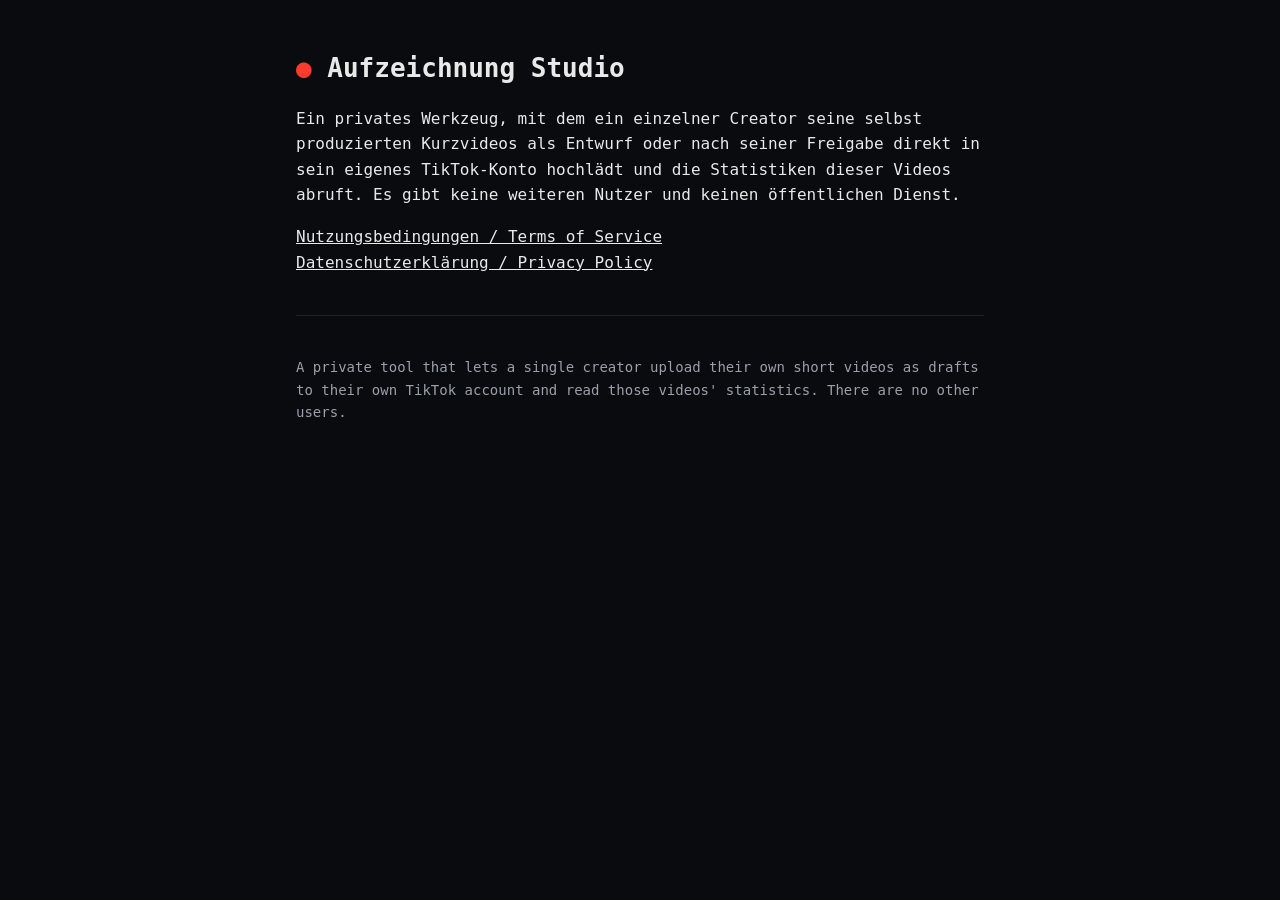
<file: index.html>
<!doctype html>
<html lang="de"><meta charset="utf-8"><meta name="viewport" content="width=device-width,initial-scale=1">
<title>Aufzeichnung Studio</title><link rel="stylesheet" href="style.css">
<main>
<h1 class="rec">Aufzeichnung Studio</h1>
<p>Ein privates Werkzeug, mit dem ein einzelner Creator seine selbst produzierten Kurzvideos
als Entwurf oder nach seiner Freigabe direkt in sein eigenes TikTok-Konto hochlädt und die Statistiken dieser Videos abruft.
Es gibt keine weiteren Nutzer und keinen öffentlichen Dienst.</p>
<p><a href="nutzungsbedingungen.html">Nutzungsbedingungen / Terms of Service</a><br>
<a href="datenschutz.html">Datenschutzerklärung / Privacy Policy</a></p>
<hr>
<p class="dim">A private tool that lets a single creator upload their own short videos as drafts
to their own TikTok account and read those videos' statistics. There are no other users.</p>
</main></html>
</file>
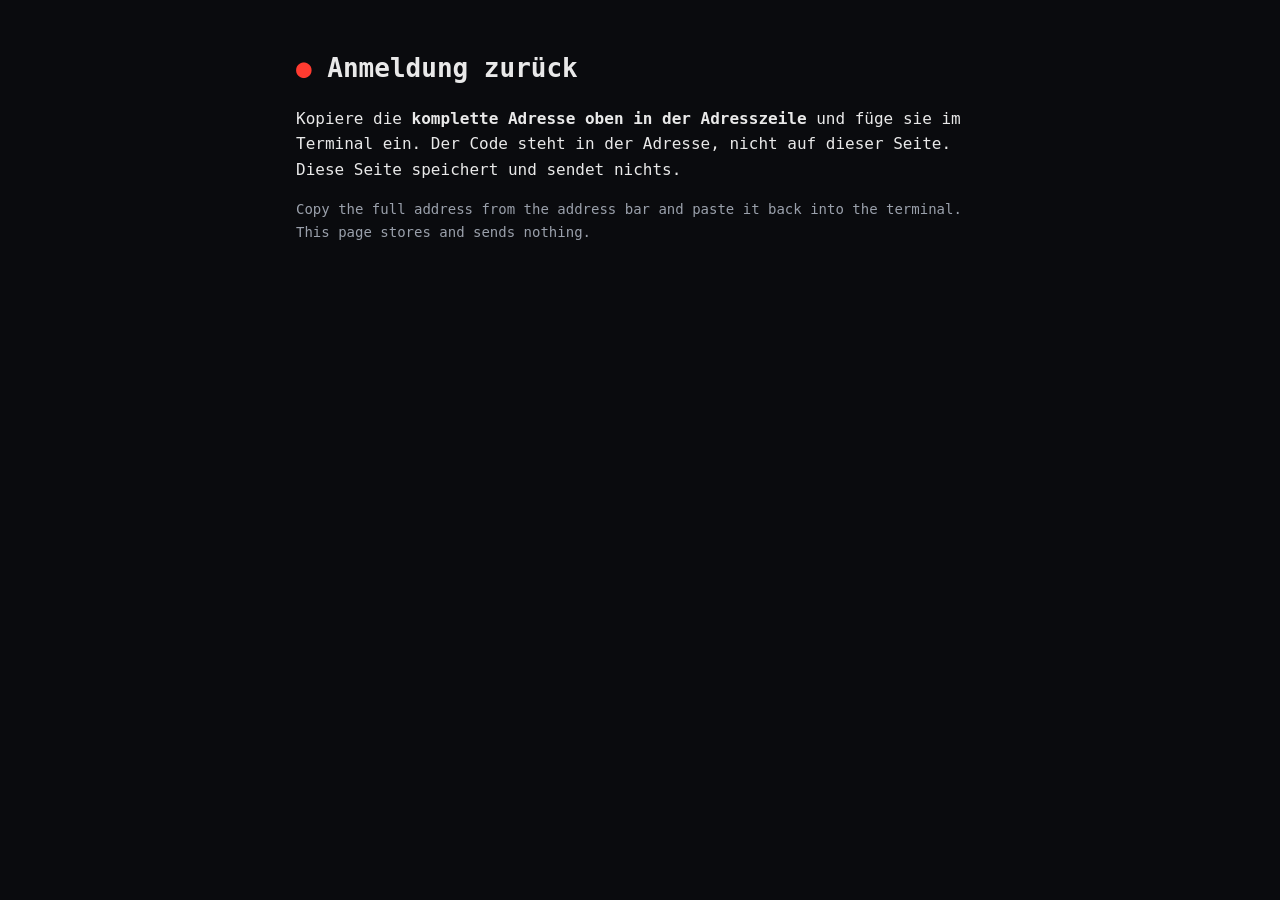
<file: callback/index.html>
<!doctype html>
<html lang="de"><meta charset="utf-8"><meta name="viewport" content="width=device-width,initial-scale=1">
<title>Anmeldung – Aufzeichnung Studio</title><link rel="stylesheet" href="../style.css">
<main>
<h1 class="rec">Anmeldung zurück</h1>
<p>Kopiere die <b>komplette Adresse oben in der Adresszeile</b> und füge sie im Terminal ein.
Der Code steht in der Adresse, nicht auf dieser Seite. Diese Seite speichert und sendet nichts.</p>
<p class="dim">Copy the full address from the address bar and paste it back into the terminal.
This page stores and sends nothing.</p>
</main></html>
</file>
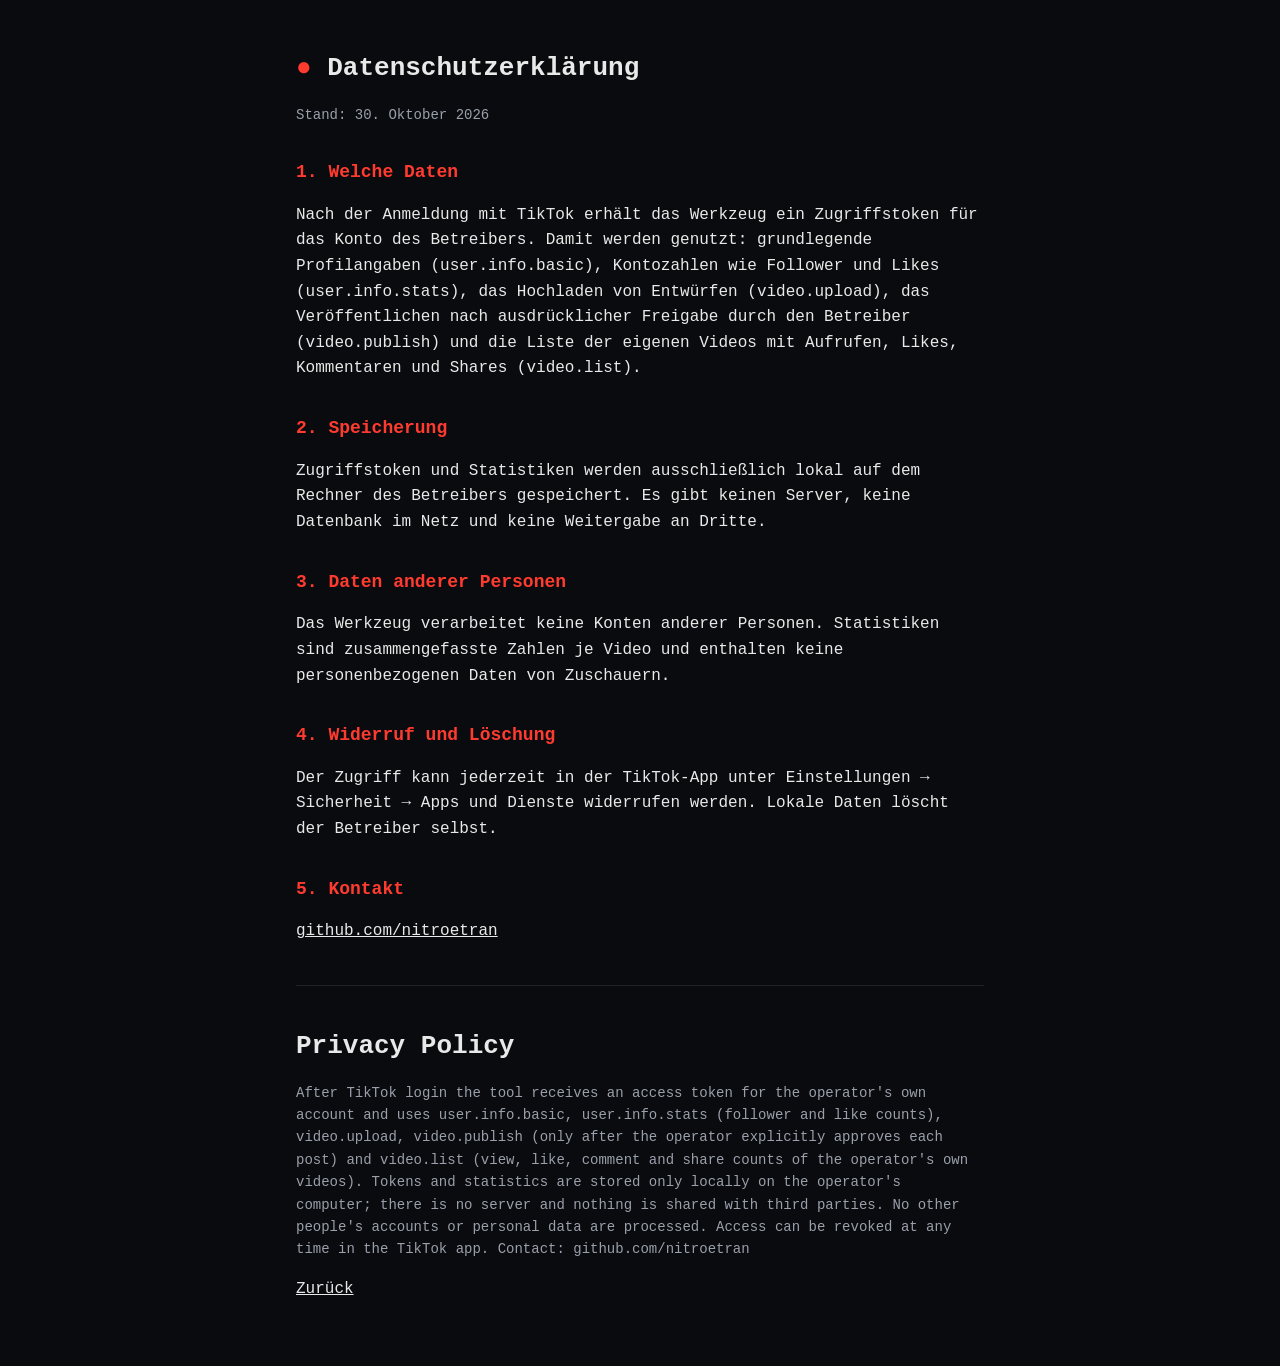
<file: datenschutz.html>
<!doctype html>
<html lang="de"><meta charset="utf-8"><meta name="viewport" content="width=device-width,initial-scale=1">
<title>Datenschutzerklärung – Aufzeichnung Studio</title><link rel="stylesheet" href="style.css">
<main>
<h1 class="rec">Datenschutzerklärung</h1>
<p class="dim">Stand: 30. Oktober 2026</p>
<h2>1. Welche Daten</h2>
<p>Nach der Anmeldung mit TikTok erhält das Werkzeug ein Zugriffstoken für das Konto des Betreibers.
Damit werden genutzt: grundlegende Profilangaben (user.info.basic), Kontozahlen wie Follower und Likes (user.info.stats), das Hochladen von Entwürfen
(video.upload), das Veröffentlichen nach ausdrücklicher Freigabe durch den Betreiber (video.publish) und die Liste der eigenen Videos mit Aufrufen, Likes, Kommentaren und Shares (video.list).</p>
<h2>2. Speicherung</h2>
<p>Zugriffstoken und Statistiken werden ausschließlich lokal auf dem Rechner des Betreibers
gespeichert. Es gibt keinen Server, keine Datenbank im Netz und keine Weitergabe an Dritte.</p>
<h2>3. Daten anderer Personen</h2>
<p>Das Werkzeug verarbeitet keine Konten anderer Personen. Statistiken sind zusammengefasste
Zahlen je Video und enthalten keine personenbezogenen Daten von Zuschauern.</p>
<h2>4. Widerruf und Löschung</h2>
<p>Der Zugriff kann jederzeit in der TikTok-App unter Einstellungen → Sicherheit → Apps und Dienste
widerrufen werden. Lokale Daten löscht der Betreiber selbst.</p>
<h2>5. Kontakt</h2>
<p><a href="https://github.com/nitroetran">github.com/nitroetran</a></p>
<hr>
<h1>Privacy Policy</h1>
<p class="dim">After TikTok login the tool receives an access token for the operator's own account and uses
user.info.basic, user.info.stats (follower and like counts), video.upload, video.publish (only after the operator explicitly approves each post) and video.list (view, like, comment and share counts of the operator's
own videos). Tokens and statistics are stored only locally on the operator's computer; there is no
server and nothing is shared with third parties. No other people's accounts or personal data are
processed. Access can be revoked at any time in the TikTok app. Contact: github.com/nitroetran</p>
<p><a href="index.html">Zurück</a></p>
</main></html>
</file>
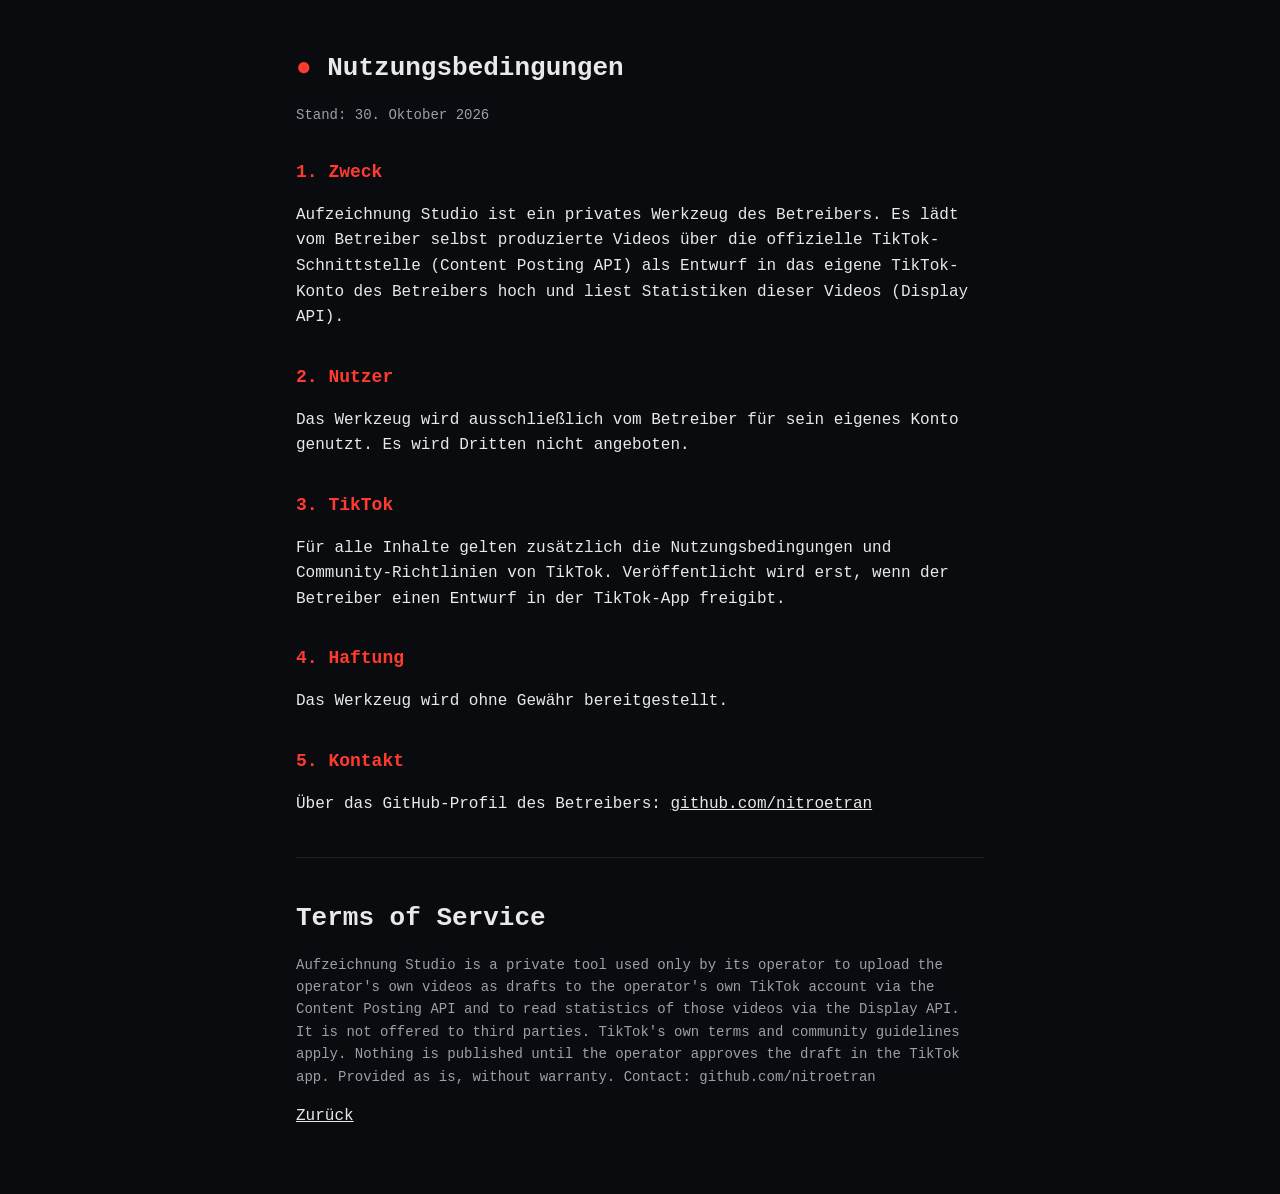
<file: nutzungsbedingungen.html>
<!doctype html>
<html lang="de"><meta charset="utf-8"><meta name="viewport" content="width=device-width,initial-scale=1">
<title>Nutzungsbedingungen – Aufzeichnung Studio</title><link rel="stylesheet" href="style.css">
<main>
<h1 class="rec">Nutzungsbedingungen</h1>
<p class="dim">Stand: 30. Oktober 2026</p>
<h2>1. Zweck</h2>
<p>Aufzeichnung Studio ist ein privates Werkzeug des Betreibers. Es lädt vom Betreiber selbst
produzierte Videos über die offizielle TikTok-Schnittstelle (Content Posting API) als Entwurf in
das eigene TikTok-Konto des Betreibers hoch und liest Statistiken dieser Videos (Display API).</p>
<h2>2. Nutzer</h2>
<p>Das Werkzeug wird ausschließlich vom Betreiber für sein eigenes Konto genutzt. Es wird
Dritten nicht angeboten.</p>
<h2>3. TikTok</h2>
<p>Für alle Inhalte gelten zusätzlich die Nutzungsbedingungen und Community-Richtlinien von TikTok.
Veröffentlicht wird erst, wenn der Betreiber einen Entwurf in der TikTok-App freigibt.</p>
<h2>4. Haftung</h2>
<p>Das Werkzeug wird ohne Gewähr bereitgestellt.</p>
<h2>5. Kontakt</h2>
<p>Über das GitHub-Profil des Betreibers: <a href="https://github.com/nitroetran">github.com/nitroetran</a></p>
<hr>
<h1>Terms of Service</h1>
<p class="dim">Aufzeichnung Studio is a private tool used only by its operator to upload the operator's own
videos as drafts to the operator's own TikTok account via the Content Posting API and to read
statistics of those videos via the Display API. It is not offered to third parties. TikTok's own
terms and community guidelines apply. Nothing is published until the operator approves the draft
in the TikTok app. Provided as is, without warranty. Contact: github.com/nitroetran</p>
<p><a href="index.html">Zurück</a></p>
</main></html>
</file>
<file: style.css>
:root{--bg:#0a0b0e;--fg:#e9e9e9;--dim:#9aa0ab;--rec:#ff3b30}
*{box-sizing:border-box}
body{margin:0;background:var(--bg);color:var(--fg);font:16px/1.6 Consolas,"Lucida Console",monospace}
main{max-width:720px;margin:0 auto;padding:48px 16px}
h1{font-size:26px;margin:0 0 8px}
h2{font-size:18px;margin:32px 0 8px;color:var(--rec)}
a{color:var(--fg)}
.rec::before{content:"● ";color:var(--rec)}
.dim{color:var(--dim);font-size:14px}
hr{border:0;border-top:1px solid #222;margin:40px 0}
</file>
